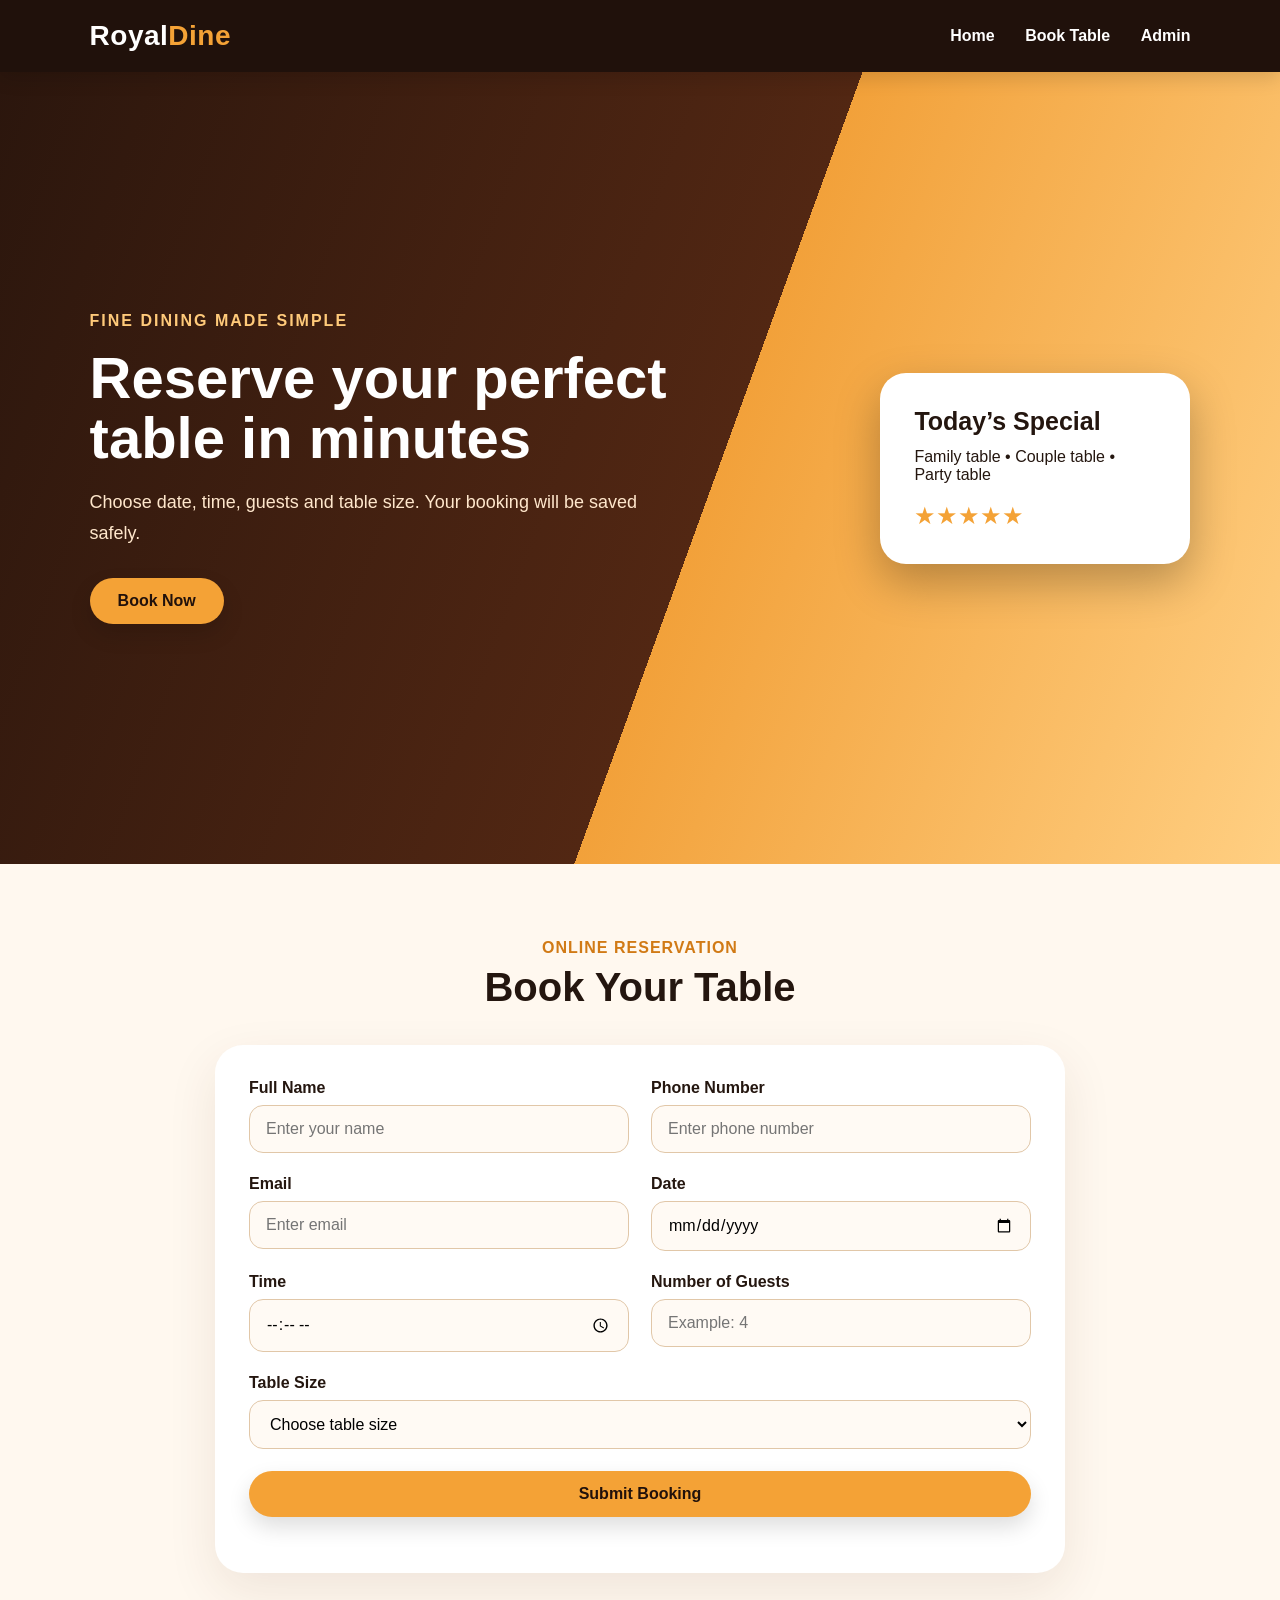
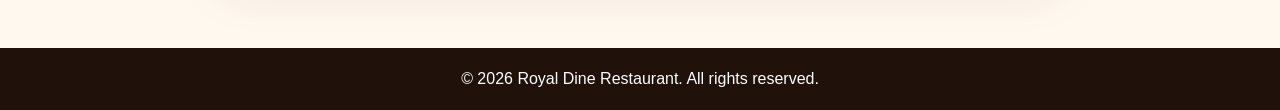
<file: index.html>
<!DOCTYPE html>
<html lang="en">
<head>
  <meta charset="UTF-8" />
  <meta name="viewport" content="width=device-width, initial-scale=1.0" />
  <title>Royal Dine | Table Booking</title>
  <link rel="stylesheet" href="style.css" />
</head>
<body>
  <header class="navbar">
    <div class="logo">Royal<span>Dine</span></div>
    <nav>
      <a href="#home">Home</a>
      <a href="#booking">Book Table</a>
      <a href="admin.html">Admin</a>
    </nav>
  </header>

  <section id="home" class="hero">
    <div class="hero-content">
      <p class="tag">Fine dining made simple</p>
      <h1>Reserve your perfect table in minutes</h1>
      <p class="sub">Choose date, time, guests and table size. Your booking will be saved safely.</p>
      <a class="btn" href="#booking">Book Now</a>
    </div>
    <div class="hero-card">
      <h3>Today’s Special</h3>
      <p>Family table • Couple table • Party table</p>
      <div class="rating">★★★★★</div>
    </div>
  </section>

  <section id="booking" class="section">
    <div class="section-title">
      <p>Online Reservation</p>
      <h2>Book Your Table</h2>
    </div>

    <form id="bookingForm" class="booking-form">
      <div class="input-group">
        <label>Full Name</label>
        <input type="text" id="name" placeholder="Enter your name" required />
      </div>
      <div class="input-group">
        <label>Phone Number</label>
        <input type="tel" id="phone" placeholder="Enter phone number" required />
      </div>
      <div class="input-group">
        <label>Email</label>
        <input type="email" id="email" placeholder="Enter email" required />
      </div>
      <div class="input-group">
        <label>Date</label>
        <input type="date" id="date" required />
      </div>
      <div class="input-group">
        <label>Time</label>
        <input type="time" id="time" required />
      </div>
      <div class="input-group">
        <label>Number of Guests</label>
        <input type="number" id="guests" min="1" max="20" placeholder="Example: 4" required />
      </div>
      <div class="input-group full">
        <label>Table Size</label>
        <select id="tableSize" required>
          <option value="">Choose table size</option>
          <option>Couple Table - 2 Seats</option>
          <option>Family Table - 4 Seats</option>
          <option>Large Table - 6 Seats</option>
          <option>Party Table - 10 Seats</option>
        </select>
      </div>
      <button type="submit" class="btn submit-btn">Submit Booking</button>
      <p id="message"></p>
    </form>
  </section>

  <footer>
    <p>© 2026 Royal Dine Restaurant. All rights reserved.</p>
  </footer>

  <script src="script.js"></script>
</body>
</html>
</file>
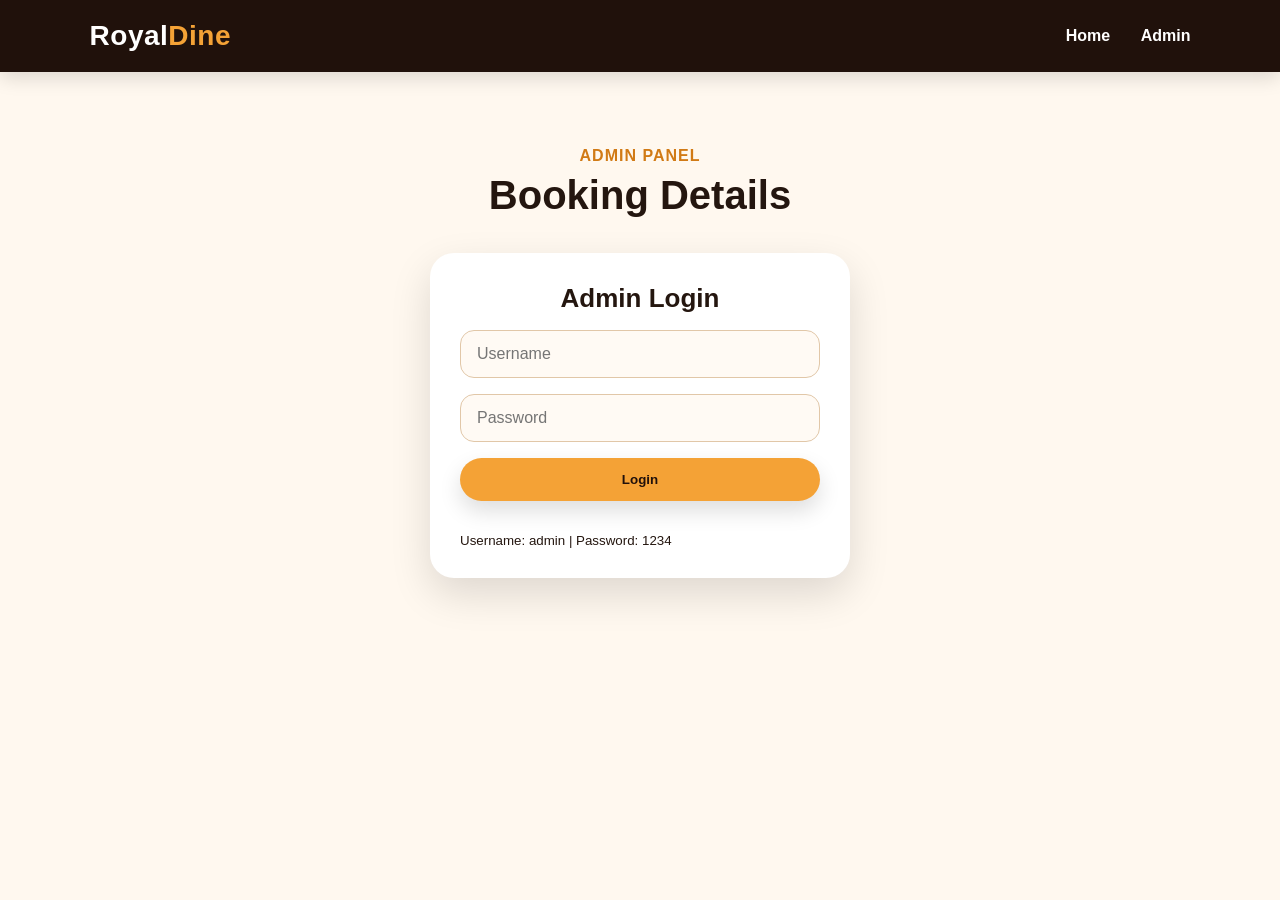
<file: admin.html>
<!DOCTYPE html>
<html lang="en">
<head>
  <meta charset="UTF-8" />
  <meta name="viewport" content="width=device-width, initial-scale=1.0" />
  <title>Admin Dashboard | Royal Dine</title>
  <link rel="stylesheet" href="style.css" />
</head>
<body>
  <header class="navbar">
    <div class="logo">Royal<span>Dine</span></div>
    <nav>
      <a href="index.html">Home</a>
      <a href="admin.html">Admin</a>
    </nav>
  </header>

  <section class="admin-section">
    <div class="section-title">
      <p>Admin Panel</p>
      <h2>Booking Details</h2>
    </div>

    <div class="admin-login" id="loginBox">
      <h3>Admin Login</h3>
      <input type="text" id="adminUser" placeholder="Username" />
      <input type="password" id="adminPass" placeholder="Password" />
      <button class="btn" onclick="adminLogin()">Login</button>
      <p id="loginMsg"></p>
      <small>Username: admin | Password: 1234</small>
    </div>

    <div id="dashboard" class="dashboard hidden">
      <button class="btn logout" onclick="logout()">Logout</button>
      <div class="table-wrap">
        <table>
          <thead>
            <tr>
              <th>Name</th>
              <th>Phone</th>
              <th>Email</th>
              <th>Date</th>
              <th>Time</th>
              <th>Guests</th>
              <th>Table</th>
              <th>Status</th>
              <th>Action</th>
            </tr>
          </thead>
          <tbody id="bookingList"></tbody>
        </table>
      </div>
    </div>
  </section>

  <script src="script.js"></script>
</body>
</html>
</file>
<file: style.css>
*{margin:0;padding:0;box-sizing:border-box;font-family:Arial,Helvetica,sans-serif}
body{background:#fff8ef;color:#24160f}
.navbar{height:72px;background:#20110b;color:#fff;display:flex;align-items:center;justify-content:space-between;padding:0 7%;position:sticky;top:0;z-index:10;box-shadow:0 6px 18px #0002}
.logo{font-size:28px;font-weight:800;letter-spacing:.5px}.logo span{color:#f4a236}
nav a{color:#fff;text-decoration:none;margin-left:26px;font-weight:600}nav a:hover{color:#f4a236}
.hero{min-height:88vh;display:flex;align-items:center;justify-content:space-between;padding:7%;background:linear-gradient(110deg,#2b160d 0%,#522713 55%,#f2a13a 55%,#ffcf82 100%)}
.hero-content{max-width:600px;color:#fff}.tag{color:#ffca7a;text-transform:uppercase;font-weight:700;letter-spacing:2px}.hero h1{font-size:58px;line-height:1.05;margin:18px 0}.sub{font-size:18px;line-height:1.7;color:#ffe7cc;margin-bottom:30px}.btn{background:#f4a236;color:#21110b;border:none;padding:14px 28px;border-radius:30px;font-weight:800;cursor:pointer;text-decoration:none;display:inline-block;box-shadow:0 10px 22px #0002}.btn:hover{background:#ffbd5c;transform:translateY(-2px)}
.hero-card{background:#fff;padding:34px;border-radius:26px;width:310px;box-shadow:0 18px 45px #0004}.hero-card h3{font-size:25px;margin-bottom:12px}.rating{color:#f4a236;font-size:24px;margin-top:18px}
.section,.admin-section{padding:75px 7%}.section-title{text-align:center;margin-bottom:35px}.section-title p{color:#d17a15;text-transform:uppercase;font-weight:800;letter-spacing:1px}.section-title h2{font-size:40px;margin-top:8px}
.booking-form{max-width:850px;margin:auto;background:#fff;padding:34px;border-radius:28px;display:grid;grid-template-columns:repeat(2,1fr);gap:22px;box-shadow:0 18px 50px #5a2c1118}.input-group{display:flex;flex-direction:column}.input-group.full{grid-column:1/3}label{font-weight:800;margin-bottom:8px}input,select{padding:14px 16px;border:1px solid #e1c7a8;border-radius:14px;font-size:16px;background:#fffaf4}input:focus,select:focus{outline:2px solid #f4a236;border-color:#f4a236}.submit-btn{grid-column:1/3;font-size:16px}#message,#loginMsg{grid-column:1/3;text-align:center;font-weight:800}.success{color:#168a38}.error{color:#c42921}
footer{text-align:center;background:#20110b;color:#fff;padding:22px}
.admin-login{max-width:420px;margin:auto;background:#fff;padding:30px;border-radius:24px;display:flex;flex-direction:column;gap:16px;box-shadow:0 16px 40px #0002}.admin-login h3{text-align:center;font-size:26px}.dashboard{max-width:1150px;margin:auto}.hidden{display:none}.logout{margin-bottom:20px}.table-wrap{overflow-x:auto;background:#fff;border-radius:22px;box-shadow:0 12px 35px #0002}table{width:100%;border-collapse:collapse;min-width:900px}th,td{padding:15px;border-bottom:1px solid #f0dcc4;text-align:left;font-size:14px}th{background:#2b160d;color:#fff}.status{padding:6px 10px;border-radius:20px;background:#fff1d9;color:#a15b0f;font-weight:800}.delete{background:#d83a2e;color:white;border:0;border-radius:10px;padding:8px 12px;cursor:pointer}
@media(max-width:780px){.navbar{padding:0 4%}.logo{font-size:22px}nav a{margin-left:12px}.hero{flex-direction:column;text-align:center;gap:35px}.hero h1{font-size:40px}.hero-card{width:100%}.booking-form{grid-template-columns:1fr}.input-group.full,.submit-btn,#message{grid-column:1}.section-title h2{font-size:32px}}
</file>
